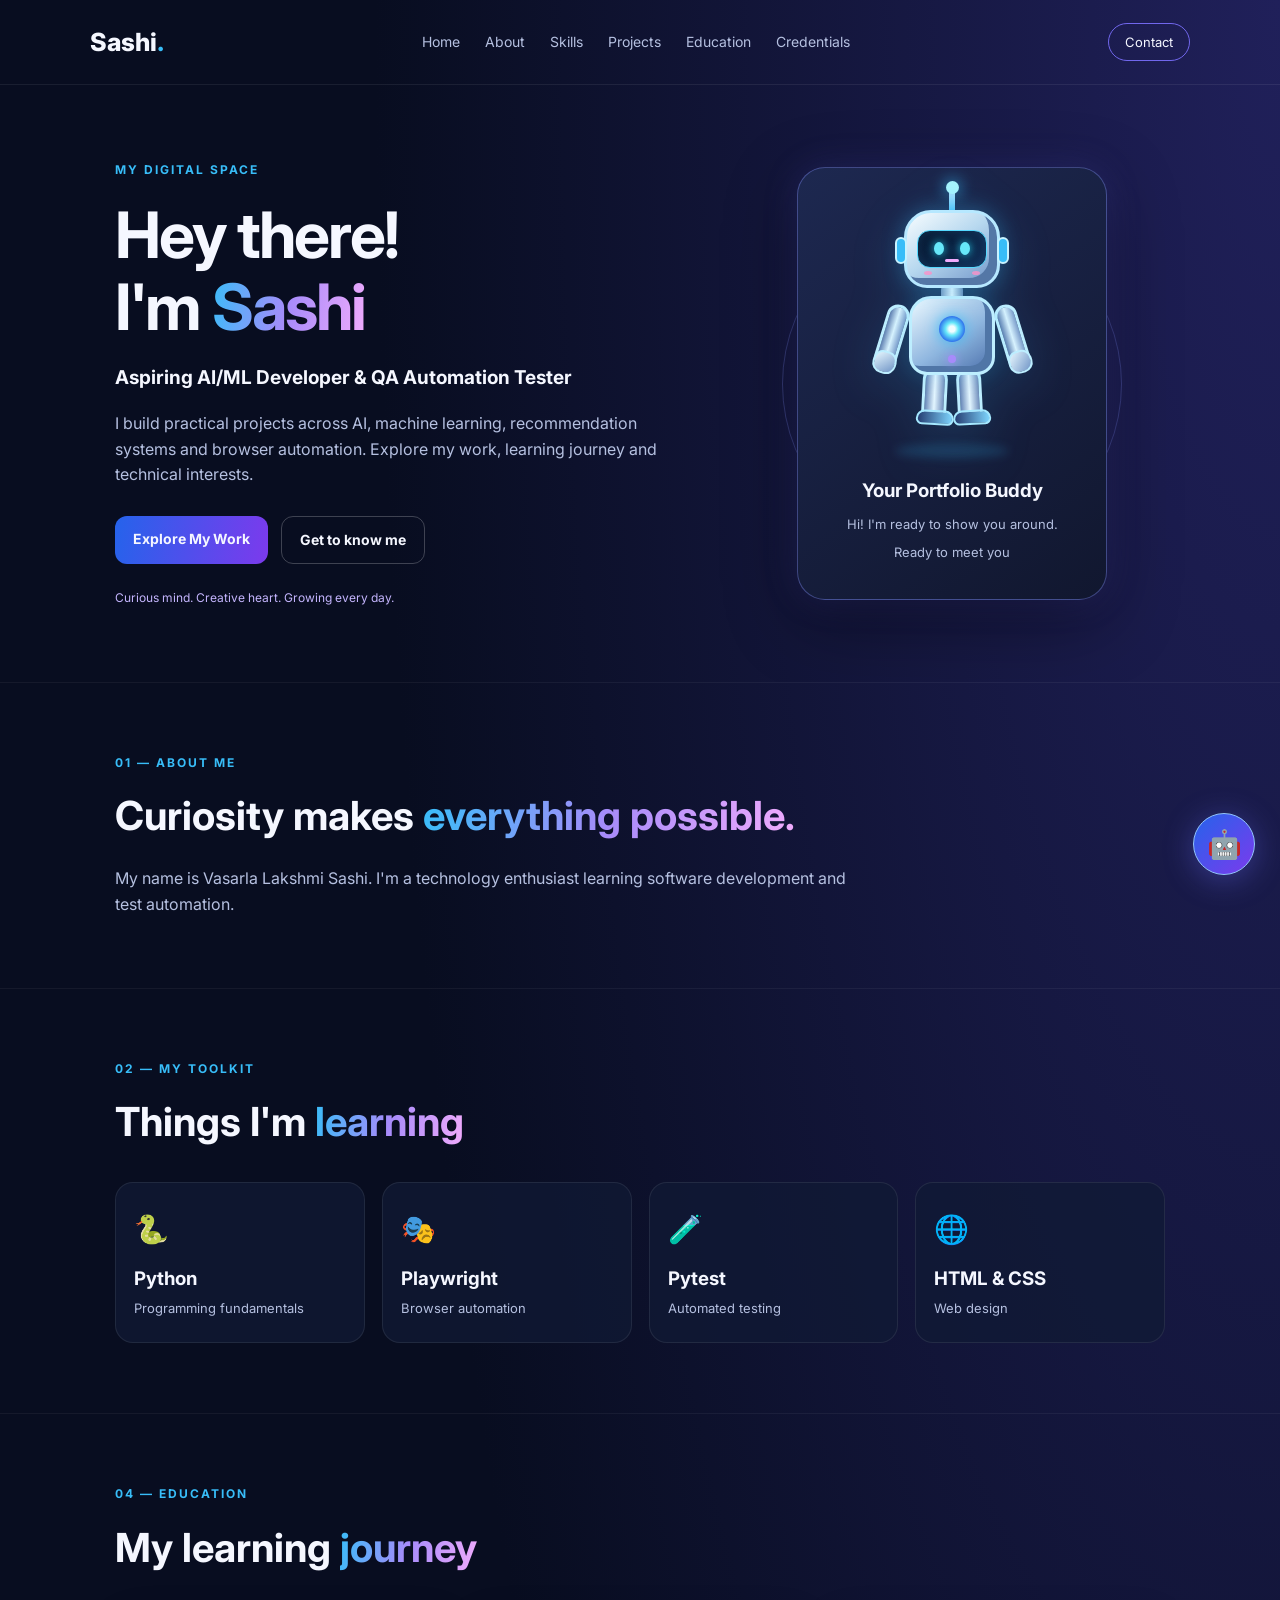
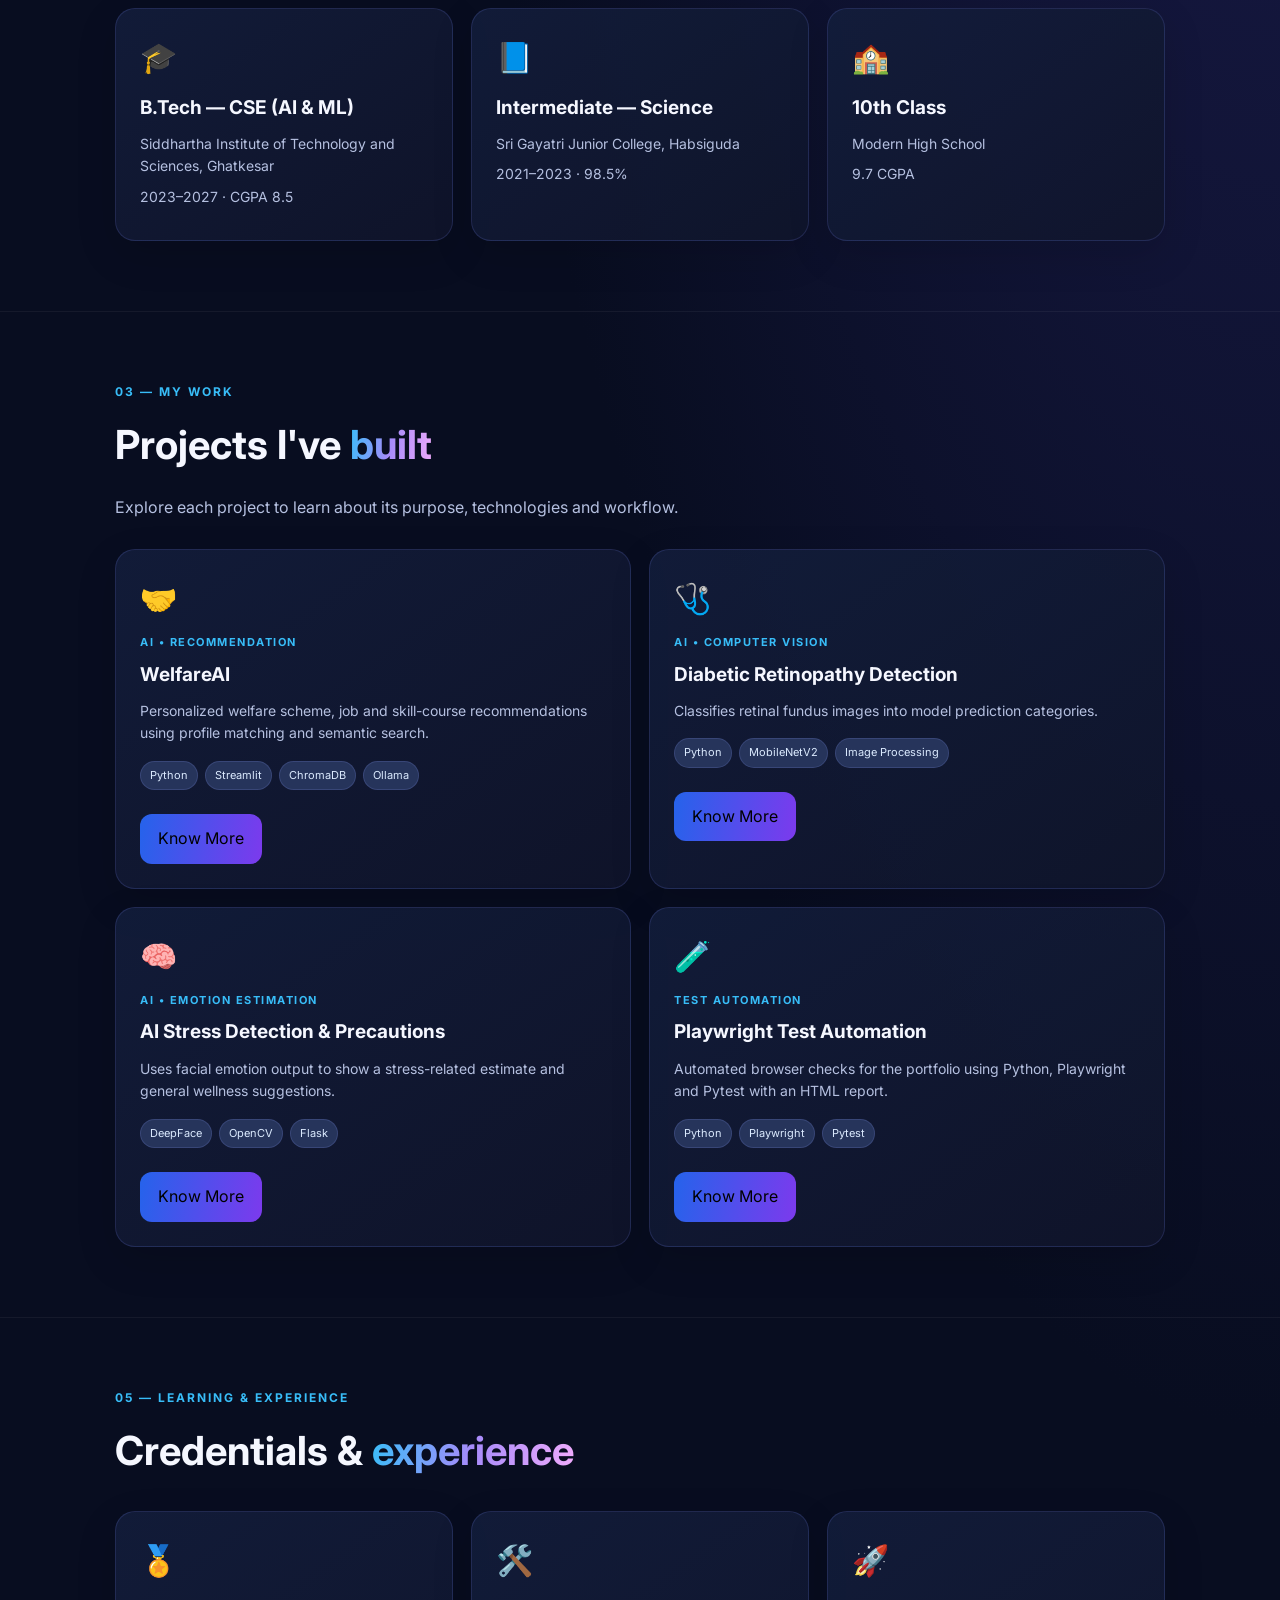
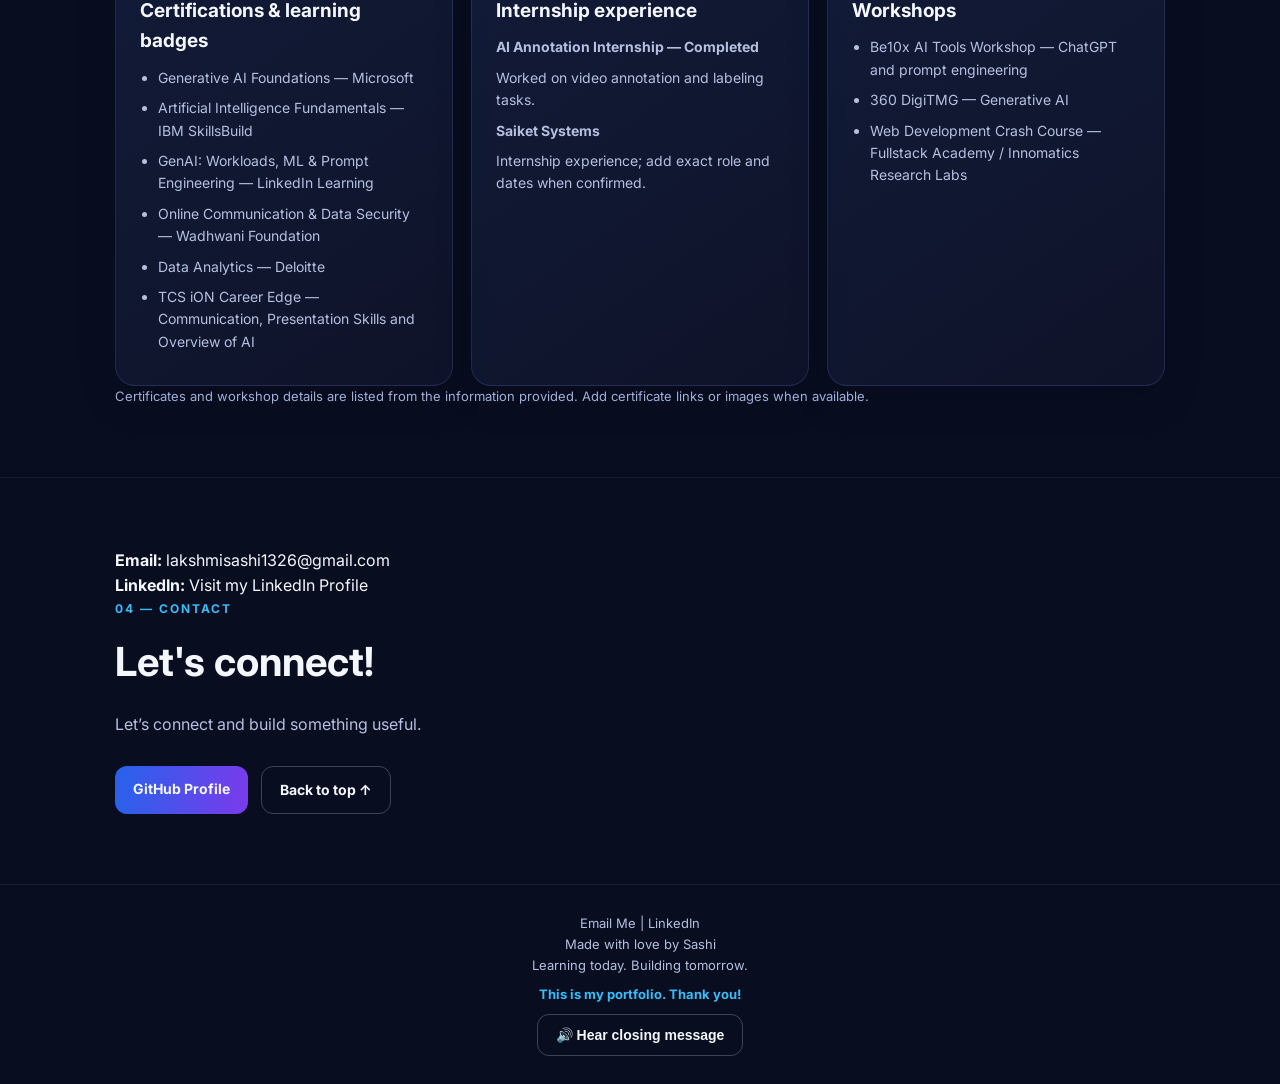
<file: index.html>
<!DOCTYPE html>
<html lang="en">
<head>
    <meta charset="UTF-8">
    <meta name="viewport" content="width=device-width, initial-scale=1.0">
    <meta name="description" content="Sashi's personal portfolio and Playwright automation projects">
    <title>Sashi | AI &amp; Tech Portfolio</title>
    <link rel="stylesheet" href="style.css">
</head>
<body>
    <nav class="navbar">
        <a class="logo" href="#home">Sashi<span>.</span></a>
        <div class="nav-links">
            <a href="#home">Home</a>
            <a href="#about">About</a>
            <a href="#skills">Skills</a>
            <a href="#projects">Projects</a>
            <a href="#education">Education</a>
            <a href="#credentials">Credentials</a>
        </div>
        <a class="contact-link" href="#contact">Contact</a>
    </nav>

    <main>
        <section class="hero" id="home">
            <div class="hero-text">
                <div class="tag">MY DIGITAL SPACE</div>
                <h1>Hey there!<br>I'm <span class="gradient-text">Sashi</span></h1>
                <h2>Aspiring AI/ML Developer &amp; QA Automation Tester</h2>
                <p class="intro">
                    I build practical projects across AI, machine learning, recommendation systems and browser automation. Explore my work, learning journey and technical interests.
                </p>
                <div class="hero-buttons">
                    <a class="primary-btn" href="#projects">Explore My Work</a>
                    <a class="secondary-btn" href="#about">Get to know me</a>
                </div>
                <p class="mini-note">Curious mind. Creative heart. Growing every day.</p>
            </div>

            <div class="robot-area">
                <div class="orbit orbit-one"></div>
                <div class="orbit orbit-two"></div>
                <div class="robot-card">
                    <div class="standing-robot robot-figure" aria-label="Cute standing robot presenter" role="img">
                        <div class="robot-antenna"><span></span></div>
                        <div class="robot-head">
                            <div class="robot-ear robot-ear-left"></div><div class="robot-ear robot-ear-right"></div>
                            <div class="robot-visor"><span class="robot-eye"></span><span class="robot-eye"></span><span class="robot-mouth"></span></div>
                            <div class="robot-cheek robot-cheek-left"></div><div class="robot-cheek robot-cheek-right"></div>
                        </div>
                        <div class="robot-neck"></div>
                        <div class="robot-torso"><span class="robot-core"></span><span class="robot-button-dot"></span></div>
                        <div class="robot-arm robot-arm-left"><span></span></div>
                        <div class="robot-arm robot-arm-right"><span></span></div>
                        <div class="robot-leg robot-leg-left"><span></span></div>
                        <div class="robot-leg robot-leg-right"><span></span></div>
                        <div class="robot-shadow"></div>
                    </div>
                    <h3>Your Portfolio Buddy</h3>
                    <p>Hi! I'm ready to show you around.</p>
                    <span class="robot-status">Ready to meet you</span>
                </div>
            </div>
        </section>

        <section class="section" id="about">
            <p class="section-tag">01 — ABOUT ME</p>
            <h2>Curiosity makes <span class="gradient-text">everything possible.</span></h2>
            <p class="section-text">
                My name is Vasarla Lakshmi Sashi. I'm a technology enthusiast
                learning software development and test automation.
            </p>
        </section>

        <section class="section" id="skills">
            <p class="section-tag">02 — MY TOOLKIT</p>
            <h2>Things I'm <span class="gradient-text">learning</span></h2>
            <div class="skills-grid">
                <div class="skill-card"><span>🐍</span><h3>Python</h3><p>Programming fundamentals</p></div>
                <div class="skill-card"><span>🎭</span><h3>Playwright</h3><p>Browser automation</p></div>
                <div class="skill-card"><span>🧪</span><h3>Pytest</h3><p>Automated testing</p></div>
                <div class="skill-card"><span>🌐</span><h3>HTML &amp; CSS</h3><p>Web design</p></div>
            </div>
        </section>

        <section class="section" id="education">
            <p class="section-tag">04 — EDUCATION</p>
            <h2>My learning <span class="gradient-text">journey</span></h2>
            <div class="info-grid">
                <article class="info-card"><span>🎓</span><h3>B.Tech — CSE (AI &amp; ML)</h3><p>Siddhartha Institute of Technology and Sciences, Ghatkesar</p><p>2023–2027 · CGPA 8.5</p></article>
                <article class="info-card"><span>📘</span><h3>Intermediate — Science</h3><p>Sri Gayatri Junior College, Habsiguda</p><p>2021–2023 · 98.5%</p></article>
                <article class="info-card"><span>🏫</span><h3>10th Class</h3><p>Modern High School</p><p>9.7 CGPA</p></article>
            </div>
        </section>

        <section class="section" id="projects">
            <p class="section-tag">03 — MY WORK</p>
            <h2>Projects I've <span class="gradient-text">built</span></h2>
            <p class="section-text">Explore each project to learn about its purpose, technologies and workflow.</p>
            <div class="projects-grid">
                <article class="project-tile"><div class="project-icon">🤝</div><p class="project-label">AI • RECOMMENDATION</p><h3>WelfareAI</h3><p>Personalized welfare scheme, job and skill-course recommendations using profile matching and semantic search.</p><div class="project-tags"><span>Python</span><span>Streamlit</span><span>ChromaDB</span><span>Ollama</span></div><button class="primary-btn know-more" data-project="welfare">Know More</button></article>
                <article class="project-tile"><div class="project-icon">🩺</div><p class="project-label">AI • COMPUTER VISION</p><h3>Diabetic Retinopathy Detection</h3><p>Classifies retinal fundus images into model prediction categories.</p><div class="project-tags"><span>Python</span><span>MobileNetV2</span><span>Image Processing</span></div><button class="primary-btn know-more" data-project="retina">Know More</button></article>
                <article class="project-tile"><div class="project-icon">🧠</div><p class="project-label">AI • EMOTION ESTIMATION</p><h3>AI Stress Detection &amp; Precautions</h3><p>Uses facial emotion output to show a stress-related estimate and general wellness suggestions.</p><div class="project-tags"><span>DeepFace</span><span>OpenCV</span><span>Flask</span></div><button class="primary-btn know-more" data-project="stress">Know More</button></article>
                <article class="project-tile"><div class="project-icon">🧪</div><p class="project-label">TEST AUTOMATION</p><h3>Playwright Test Automation</h3><p>Automated browser checks for the portfolio using Python, Playwright and Pytest with an HTML report.</p><div class="project-tags"><span>Python</span><span>Playwright</span><span>Pytest</span></div><button class="primary-btn know-more" data-project="playwright">Know More</button></article>
            </div>
            <div class="project-detail" id="projectDetail" hidden aria-live="polite"><button class="detail-close" id="detailClose" aria-label="Close project details">×</button><p class="section-tag" id="detailLabel">PROJECT DETAILS</p><h3 id="detailTitle"></h3><p id="detailDescription"></p><p><strong>Technologies:</strong> <span id="detailTech"></span></p><p class="detail-note" id="detailNote"></p></div>
        </section>

        <section class="section" id="credentials">
            <p class="section-tag">05 — LEARNING &amp; EXPERIENCE</p>
            <h2>Credentials &amp; <span class="gradient-text">experience</span></h2>
            <div class="info-grid">
                <article class="info-card"><span>🏅</span><h3>Certifications &amp; learning badges</h3><ul><li>Generative AI Foundations — Microsoft</li><li>Artificial Intelligence Fundamentals — IBM SkillsBuild</li><li>GenAI: Workloads, ML &amp; Prompt Engineering — LinkedIn Learning</li><li>Online Communication &amp; Data Security — Wadhwani Foundation</li><li>Data Analytics — Deloitte</li><li>TCS iON Career Edge — Communication, Presentation Skills and Overview of AI</li></ul></article>
                <article class="info-card"><span>🛠️</span><h3>Internship experience</h3><p><strong>AI Annotation Internship — Completed</strong></p><p>Worked on video annotation and labeling tasks.</p><p><strong>Saiket Systems</strong></p><p>Internship experience; add exact role and dates when confirmed.</p></article>
                <article class="info-card"><span>🚀</span><h3>Workshops</h3><ul><li>Be10x AI Tools Workshop — ChatGPT and prompt engineering</li><li>360 DigiTMG — Generative AI</li><li>Web Development Crash Course — Fullstack Academy / Innomatics Research Labs</li></ul></article>
            </div>
            <p class="detail-note">Certificates and workshop details are listed from the information provided. Add certificate links or images when available.</p>
        </section>

        <section class="section" id="contact">
            
<div class="contact-links">
  <p>
    <strong>Email:</strong>
    <a href="mailto:lakshmisashi1326@gmail.com">
      lakshmisashi1326@gmail.com
    </a>
  </p>

  <p>
    <strong>LinkedIn:</strong>
    <a
      href="https://www.linkedin.com/in/vasarla-lakshmi-sashi-053743358/"
      target="_blank"
      rel="noopener noreferrer"
    >
      Visit my LinkedIn Profile
    </a>
  </p>
</div>
            <p class="section-tag">04 — CONTACT</p>
            <h2>Let's connect!</h2>
            <p class="section-text">Let’s connect and build something useful.</p><div class="hero-buttons"><a class="primary-btn" href="https://github.com/vasarlalakshmisashi-bit" target="_blank" rel="noreferrer">GitHub Profile</a><a class="secondary-btn" href="#home">Back to top ↑</a></div>
        </section>
    </main>

    <footer>
        
<p>
  <a href="mailto:lakshmisashi1326@gmail.com">Email Me</a>
  |
  <a
    href="https://www.linkedin.com/in/vasarla-lakshmi-sashi-053743358/"
    target="_blank"
    rel="noopener noreferrer"
  >LinkedIn</a>
</p>
        <p>Made with love by Sashi</p>
        <p>Learning today. Building tomorrow.</p><p class="footer-thanks">This is my portfolio. Thank you!</p><button class="secondary-btn closing-voice-btn" id="closingVoiceButton" type="button">🔊 Hear closing message</button>
    </footer>

    <button class="chat-toggle" id="chatToggle" aria-label="Open portfolio robot">🤖</button>

    <aside class="chat-box voice-assistant" id="chatBox" hidden>
        <div class="chat-header">
            <div class="chat-avatar">🤖</div>
            <div class="assistant-heading">
                <strong>Portfolio Robot</strong>
                <small id="voiceStatus">Ready to talk</small>
            </div>
            <button class="chat-close" id="chatClose" aria-label="Close robot">×</button>
        </div>

        <div class="voice-robot robot-figure" id="voiceRobot" aria-label="Animated standing robot" role="img">
            <div class="robot-antenna"><span></span></div>
            <div class="robot-head">
                <div class="robot-ear robot-ear-left"></div><div class="robot-ear robot-ear-right"></div>
                <div class="robot-visor"><span class="robot-eye"></span><span class="robot-eye"></span><span class="robot-mouth"></span></div>
                <div class="robot-cheek robot-cheek-left"></div><div class="robot-cheek robot-cheek-right"></div>
            </div>
            <div class="robot-neck"></div>
            <div class="robot-torso"><span class="robot-core"></span><span class="robot-button-dot"></span></div>
            <div class="robot-arm robot-arm-left"><span></span></div>
            <div class="robot-arm robot-arm-right"><span></span></div>
            <div class="robot-leg robot-leg-left"><span></span></div>
            <div class="robot-leg robot-leg-right"><span></span></div>
            <div class="robot-shadow"></div>
            <span id="speakingIndicator">💙</span>
        </div>

        <p class="voice-hint">Type a question. I'll answer aloud!</p>
        <button class="voice-enable" id="voiceEnable" type="button" hidden>Enable Robot Voice</button>

        <form class="voice-form" id="voiceForm">
            <input id="voiceQuestion" type="text" placeholder="Ask about Sashi..." autocomplete="off" required>
            <button type="submit" aria-label="Ask robot">➤</button>
        </form>
    </aside>

    <script src="script.js"></script>
</body>
</html>
</file>
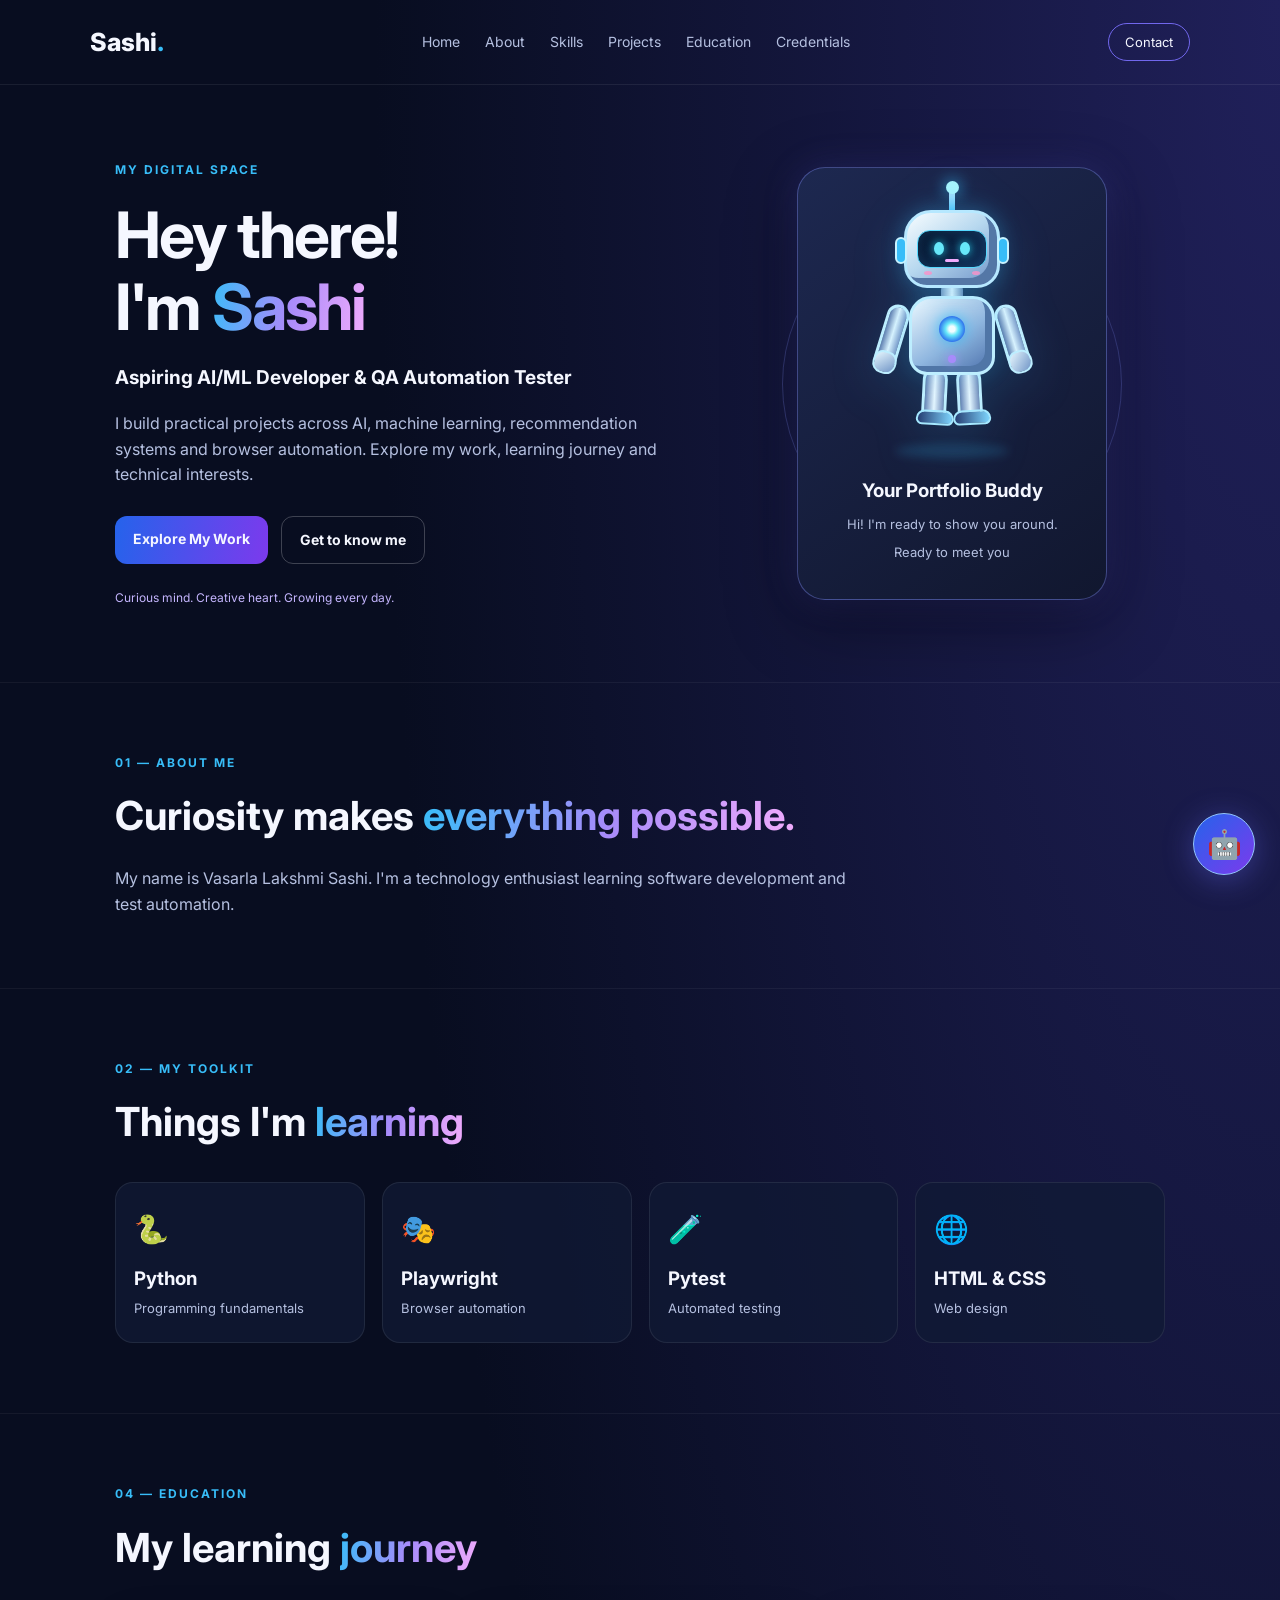
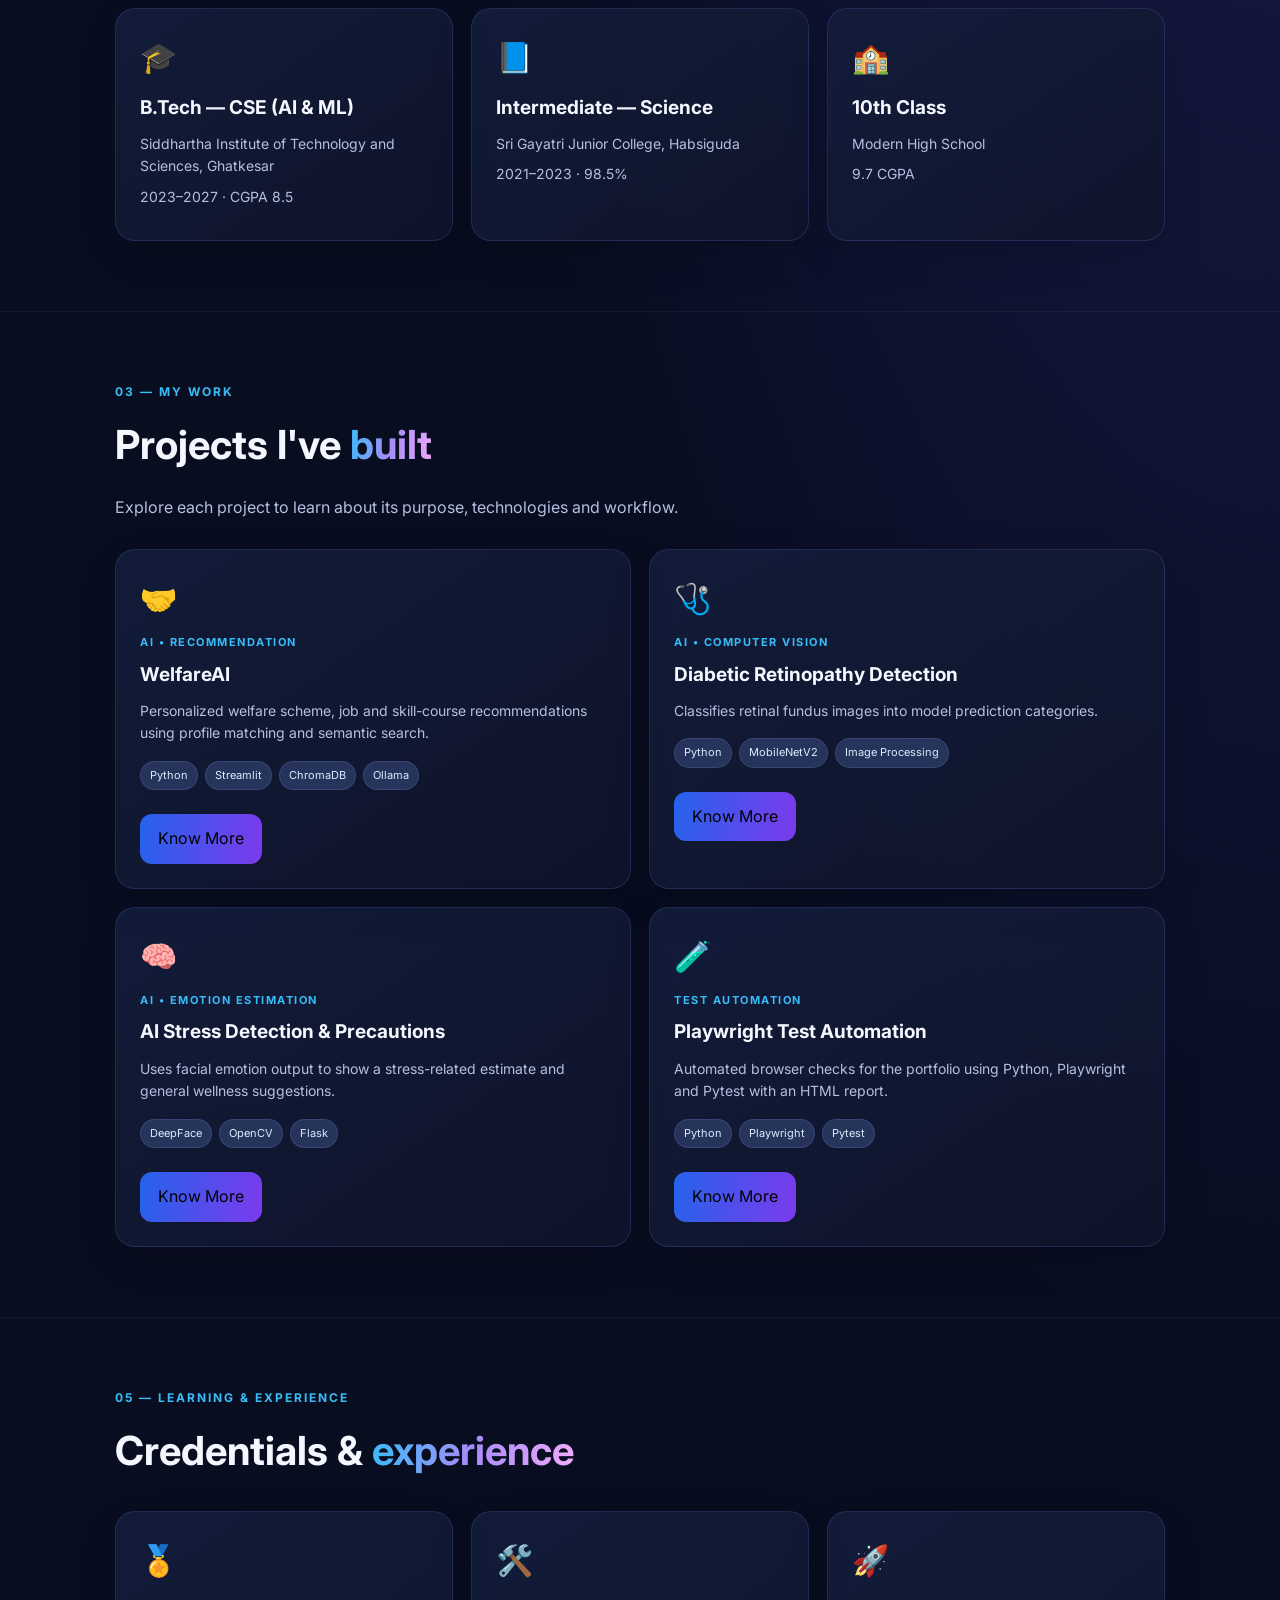
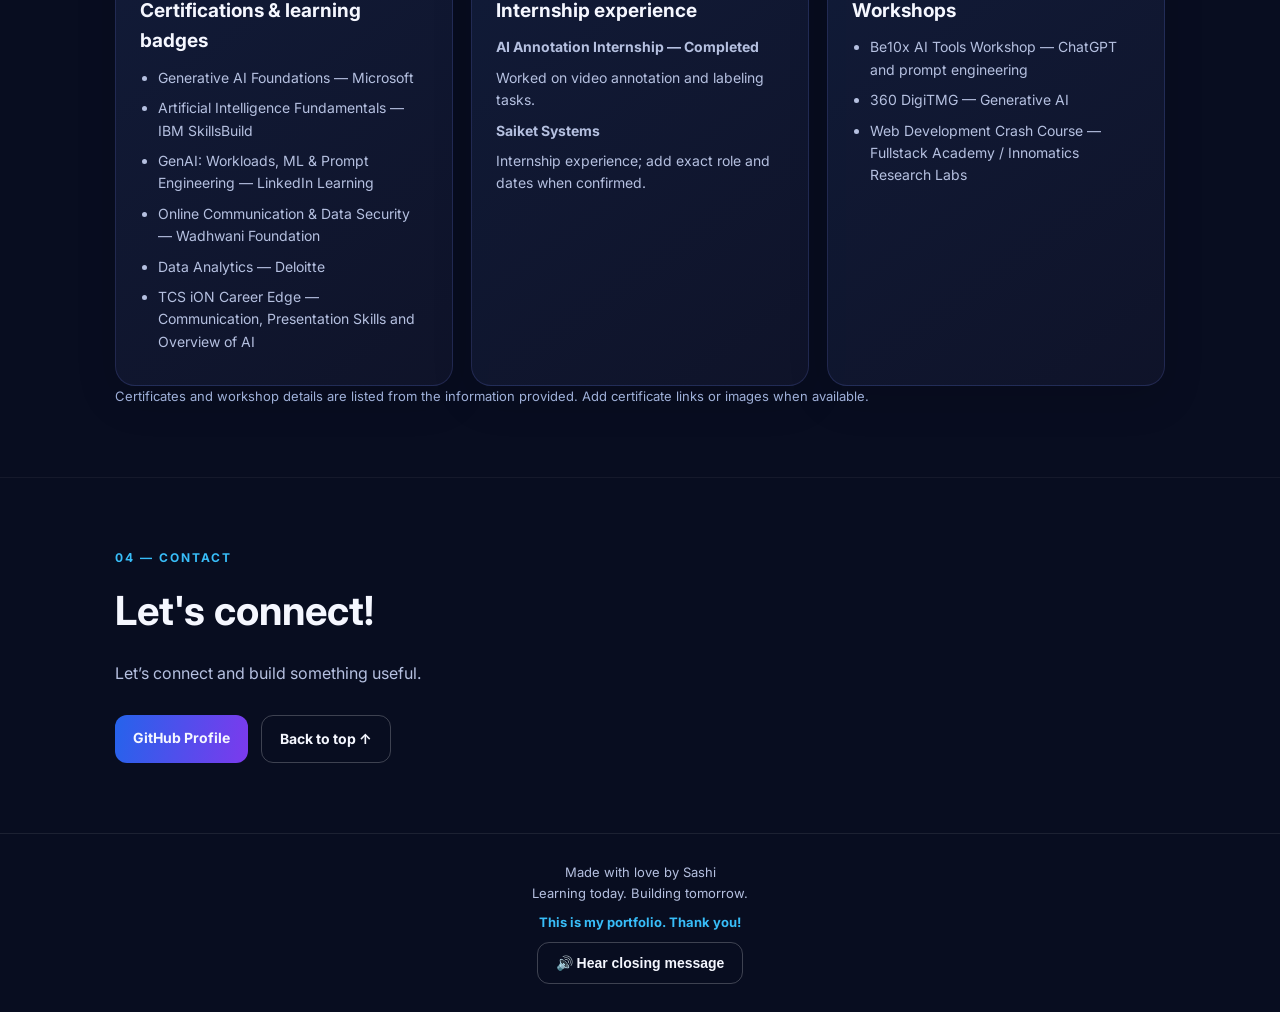
<file: app/index copy.html>
<!DOCTYPE html>
<html lang="en">
<head>
    <meta charset="UTF-8">
    <meta name="viewport" content="width=device-width, initial-scale=1.0">
    <meta name="description" content="Sashi's personal portfolio and Playwright automation projects">
    <title>Sashi | AI &amp; Tech Portfolio</title>
    <link rel="stylesheet" href="style.css">
</head>
<body>
    <nav class="navbar">
        <a class="logo" href="#home">Sashi<span>.</span></a>
        <div class="nav-links">
            <a href="#home">Home</a>
            <a href="#about">About</a>
            <a href="#skills">Skills</a>
            <a href="#projects">Projects</a>
            <a href="#education">Education</a>
            <a href="#credentials">Credentials</a>
        </div>
        <a class="contact-link" href="#contact">Contact</a>
    </nav>

    <main>
        <section class="hero" id="home">
            <div class="hero-text">
                <div class="tag">MY DIGITAL SPACE</div>
                <h1>Hey there!<br>I'm <span class="gradient-text">Sashi</span></h1>
                <h2>Aspiring AI/ML Developer &amp; QA Automation Tester</h2>
                <p class="intro">
                    I build practical projects across AI, machine learning, recommendation systems and browser automation. Explore my work, learning journey and technical interests.
                </p>
                <div class="hero-buttons">
                    <a class="primary-btn" href="#projects">Explore My Work</a>
                    <a class="secondary-btn" href="#about">Get to know me</a>
                </div>
                <p class="mini-note">Curious mind. Creative heart. Growing every day.</p>
            </div>

            <div class="robot-area">
                <div class="orbit orbit-one"></div>
                <div class="orbit orbit-two"></div>
                <div class="robot-card">
                    <div class="standing-robot robot-figure" aria-label="Cute standing robot presenter" role="img">
                        <div class="robot-antenna"><span></span></div>
                        <div class="robot-head">
                            <div class="robot-ear robot-ear-left"></div><div class="robot-ear robot-ear-right"></div>
                            <div class="robot-visor"><span class="robot-eye"></span><span class="robot-eye"></span><span class="robot-mouth"></span></div>
                            <div class="robot-cheek robot-cheek-left"></div><div class="robot-cheek robot-cheek-right"></div>
                        </div>
                        <div class="robot-neck"></div>
                        <div class="robot-torso"><span class="robot-core"></span><span class="robot-button-dot"></span></div>
                        <div class="robot-arm robot-arm-left"><span></span></div>
                        <div class="robot-arm robot-arm-right"><span></span></div>
                        <div class="robot-leg robot-leg-left"><span></span></div>
                        <div class="robot-leg robot-leg-right"><span></span></div>
                        <div class="robot-shadow"></div>
                    </div>
                    <h3>Your Portfolio Buddy</h3>
                    <p>Hi! I'm ready to show you around.</p>
                    <span class="robot-status">Ready to meet you</span>
                </div>
            </div>
        </section>

        <section class="section" id="about">
            <p class="section-tag">01 — ABOUT ME</p>
            <h2>Curiosity makes <span class="gradient-text">everything possible.</span></h2>
            <p class="section-text">
                My name is Vasarla Lakshmi Sashi. I'm a technology enthusiast
                learning software development and test automation.
            </p>
        </section>

        <section class="section" id="skills">
            <p class="section-tag">02 — MY TOOLKIT</p>
            <h2>Things I'm <span class="gradient-text">learning</span></h2>
            <div class="skills-grid">
                <div class="skill-card"><span>🐍</span><h3>Python</h3><p>Programming fundamentals</p></div>
                <div class="skill-card"><span>🎭</span><h3>Playwright</h3><p>Browser automation</p></div>
                <div class="skill-card"><span>🧪</span><h3>Pytest</h3><p>Automated testing</p></div>
                <div class="skill-card"><span>🌐</span><h3>HTML &amp; CSS</h3><p>Web design</p></div>
            </div>
        </section>

        <section class="section" id="education">
            <p class="section-tag">04 — EDUCATION</p>
            <h2>My learning <span class="gradient-text">journey</span></h2>
            <div class="info-grid">
                <article class="info-card"><span>🎓</span><h3>B.Tech — CSE (AI &amp; ML)</h3><p>Siddhartha Institute of Technology and Sciences, Ghatkesar</p><p>2023–2027 · CGPA 8.5</p></article>
                <article class="info-card"><span>📘</span><h3>Intermediate — Science</h3><p>Sri Gayatri Junior College, Habsiguda</p><p>2021–2023 · 98.5%</p></article>
                <article class="info-card"><span>🏫</span><h3>10th Class</h3><p>Modern High School</p><p>9.7 CGPA</p></article>
            </div>
        </section>

        <section class="section" id="projects">
            <p class="section-tag">03 — MY WORK</p>
            <h2>Projects I've <span class="gradient-text">built</span></h2>
            <p class="section-text">Explore each project to learn about its purpose, technologies and workflow.</p>
            <div class="projects-grid">
                <article class="project-tile"><div class="project-icon">🤝</div><p class="project-label">AI • RECOMMENDATION</p><h3>WelfareAI</h3><p>Personalized welfare scheme, job and skill-course recommendations using profile matching and semantic search.</p><div class="project-tags"><span>Python</span><span>Streamlit</span><span>ChromaDB</span><span>Ollama</span></div><button class="primary-btn know-more" data-project="welfare">Know More</button></article>
                <article class="project-tile"><div class="project-icon">🩺</div><p class="project-label">AI • COMPUTER VISION</p><h3>Diabetic Retinopathy Detection</h3><p>Classifies retinal fundus images into model prediction categories.</p><div class="project-tags"><span>Python</span><span>MobileNetV2</span><span>Image Processing</span></div><button class="primary-btn know-more" data-project="retina">Know More</button></article>
                <article class="project-tile"><div class="project-icon">🧠</div><p class="project-label">AI • EMOTION ESTIMATION</p><h3>AI Stress Detection &amp; Precautions</h3><p>Uses facial emotion output to show a stress-related estimate and general wellness suggestions.</p><div class="project-tags"><span>DeepFace</span><span>OpenCV</span><span>Flask</span></div><button class="primary-btn know-more" data-project="stress">Know More</button></article>
                <article class="project-tile"><div class="project-icon">🧪</div><p class="project-label">TEST AUTOMATION</p><h3>Playwright Test Automation</h3><p>Automated browser checks for the portfolio using Python, Playwright and Pytest with an HTML report.</p><div class="project-tags"><span>Python</span><span>Playwright</span><span>Pytest</span></div><button class="primary-btn know-more" data-project="playwright">Know More</button></article>
            </div>
            <div class="project-detail" id="projectDetail" hidden aria-live="polite"><button class="detail-close" id="detailClose" aria-label="Close project details">×</button><p class="section-tag" id="detailLabel">PROJECT DETAILS</p><h3 id="detailTitle"></h3><p id="detailDescription"></p><p><strong>Technologies:</strong> <span id="detailTech"></span></p><p class="detail-note" id="detailNote"></p></div>
        </section>

        <section class="section" id="credentials">
            <p class="section-tag">05 — LEARNING &amp; EXPERIENCE</p>
            <h2>Credentials &amp; <span class="gradient-text">experience</span></h2>
            <div class="info-grid">
                <article class="info-card"><span>🏅</span><h3>Certifications &amp; learning badges</h3><ul><li>Generative AI Foundations — Microsoft</li><li>Artificial Intelligence Fundamentals — IBM SkillsBuild</li><li>GenAI: Workloads, ML &amp; Prompt Engineering — LinkedIn Learning</li><li>Online Communication &amp; Data Security — Wadhwani Foundation</li><li>Data Analytics — Deloitte</li><li>TCS iON Career Edge — Communication, Presentation Skills and Overview of AI</li></ul></article>
                <article class="info-card"><span>🛠️</span><h3>Internship experience</h3><p><strong>AI Annotation Internship — Completed</strong></p><p>Worked on video annotation and labeling tasks.</p><p><strong>Saiket Systems</strong></p><p>Internship experience; add exact role and dates when confirmed.</p></article>
                <article class="info-card"><span>🚀</span><h3>Workshops</h3><ul><li>Be10x AI Tools Workshop — ChatGPT and prompt engineering</li><li>360 DigiTMG — Generative AI</li><li>Web Development Crash Course — Fullstack Academy / Innomatics Research Labs</li></ul></article>
            </div>
            <p class="detail-note">Certificates and workshop details are listed from the information provided. Add certificate links or images when available.</p>
        </section>

        <section class="section" id="contact">
            <p class="section-tag">04 — CONTACT</p>
            <h2>Let's connect!</h2>
            <p class="section-text">Let’s connect and build something useful.</p><div class="hero-buttons"><a class="primary-btn" href="https://github.com/vasarlalakshmisashi-bit" target="_blank" rel="noreferrer">GitHub Profile</a><a class="secondary-btn" href="#home">Back to top ↑</a></div>
        </section>
    </main>

    <footer>
        <p>Made with love by Sashi</p>
        <p>Learning today. Building tomorrow.</p><p class="footer-thanks">This is my portfolio. Thank you!</p><button class="secondary-btn closing-voice-btn" id="closingVoiceButton" type="button">🔊 Hear closing message</button>
    </footer>

    <button class="chat-toggle" id="chatToggle" aria-label="Open portfolio robot">🤖</button>

    <aside class="chat-box voice-assistant" id="chatBox" hidden>
        <div class="chat-header">
            <div class="chat-avatar">🤖</div>
            <div class="assistant-heading">
                <strong>Portfolio Robot</strong>
                <small id="voiceStatus">Ready to talk</small>
            </div>
            <button class="chat-close" id="chatClose" aria-label="Close robot">×</button>
        </div>

        <div class="voice-robot robot-figure" id="voiceRobot" aria-label="Animated standing robot" role="img">
            <div class="robot-antenna"><span></span></div>
            <div class="robot-head">
                <div class="robot-ear robot-ear-left"></div><div class="robot-ear robot-ear-right"></div>
                <div class="robot-visor"><span class="robot-eye"></span><span class="robot-eye"></span><span class="robot-mouth"></span></div>
                <div class="robot-cheek robot-cheek-left"></div><div class="robot-cheek robot-cheek-right"></div>
            </div>
            <div class="robot-neck"></div>
            <div class="robot-torso"><span class="robot-core"></span><span class="robot-button-dot"></span></div>
            <div class="robot-arm robot-arm-left"><span></span></div>
            <div class="robot-arm robot-arm-right"><span></span></div>
            <div class="robot-leg robot-leg-left"><span></span></div>
            <div class="robot-leg robot-leg-right"><span></span></div>
            <div class="robot-shadow"></div>
            <span id="speakingIndicator">💙</span>
        </div>

        <p class="voice-hint">Type a question. I'll answer aloud!</p>
        <button class="voice-enable" id="voiceEnable" type="button" hidden>Enable Robot Voice</button>

        <form class="voice-form" id="voiceForm">
            <input id="voiceQuestion" type="text" placeholder="Ask about Sashi..." autocomplete="off" required>
            <button type="submit" aria-label="Ask robot">➤</button>
        </form>
    </aside>

    <script src="script.js"></script>
</body>
</html>
</file>
<file: style.css>
@import url('https://fonts.googleapis.com/css2?family=Inter:wght@400;500;600;700;800&display=swap');

:root {
    --bg: #080d20;
    --panel: #111a35;
    --text: #f5f7ff;
    --muted: #b5c0e0;
    --blue: #38bdf8;
    --purple: #a78bfa;
}

* {
    box-sizing: border-box;
    margin: 0;
    padding: 0;
}

html {
    scroll-behavior: smooth;
}

body {
    font-family: 'Inter', Arial, sans-serif;
    background: radial-gradient(ellipse at top right, #20205a 0%, var(--bg) 50%);
    color: var(--text);
    line-height: 1.6;
    min-height: 100vh;
}

a {
    color: inherit;
    text-decoration: none;
}

.navbar {
    display: flex;
    justify-content: space-between;
    align-items: center;
    gap: 20px;
    padding: 22px 7%;
    border-bottom: 1px solid #ffffff12;
}

.logo {
    font-size: 25px;
    font-weight: 800;
}

.logo span {
    color: var(--blue);
}

.nav-links {
    display: flex;
    gap: 25px;
    color: var(--muted);
    font-size: 14px;
}

.nav-links a:hover,
.contact-link:hover {
    color: var(--blue);
}

.contact-link {
    border: 1px solid #7167ed;
    border-radius: 30px;
    padding: 8px 16px;
    font-size: 13px;
}

.hero {
    min-height: 570px;
    display: grid;
    grid-template-columns: 1.15fr 0.85fr;
    align-items: center;
    gap: 50px;
    padding: 75px 9%;
    overflow: hidden;
}

.tag,
.section-tag,
.project-label {
    color: var(--blue);
    font-size: 12px;
    letter-spacing: 2px;
    font-weight: 700;
}

.hero h1 {
    font-size: clamp(42px, 5vw, 68px);
    line-height: 1.12;
    margin: 20px 0;
    letter-spacing: -2px;
}

.gradient-text {
    background: linear-gradient(100deg, var(--blue), var(--purple), #f0abfc);
    background-clip: text;
    -webkit-background-clip: text;
    color: transparent;
}

.hero h2 {
    font-size: 19px;
    margin-bottom: 18px;
}

.intro,
.section-text {
    color: var(--muted);
    max-width: 570px;
}

.hero-buttons {
    display: flex;
    flex-wrap: wrap;
    gap: 13px;
    margin-top: 28px;
}

.primary-btn,
.secondary-btn {
    padding: 12px 18px;
    border-radius: 12px;
    font-size: 14px;
    font-weight: 700;
}

.primary-btn {
    background: linear-gradient(100deg, #2563eb, #7c3aed);
}

.secondary-btn {
    border: 1px solid #ffffff38;
}

.mini-note {
    color: #c4b5fd;
    font-size: 12px;
    margin-top: 24px;
}

.robot-area {
    min-height: 350px;
    display: grid;
    place-items: center;
    position: relative;
}

.robot-card {
    position: relative;
    z-index: 1;
    width: min(310px, 100%);
    text-align: center;
    padding: 35px 25px;
    background: linear-gradient(145deg, #1d2850, #11172f);
    border: 1px solid #818cf866;
    border-radius: 28px;
    box-shadow: 0 20px 70px #0006, 0 0 35px #6366f133;
    animation: float 4s ease-in-out infinite;
}

.robot-face {
    font-size: 95px;
    line-height: 1.5;
    filter: drop-shadow(0 0 18px #38bdf855);
}

.robot-card h3 {
    margin: 8px 0;
}

.robot-card p,
.robot-status {
    color: var(--muted);
    font-size: 13px;
}

.orbit {
    position: absolute;
    border: 1px solid #818cf84a;
    border-radius: 50%;
    width: 340px;
    height: 340px;
}

.orbit-two {
    width: 285px;
    height: 285px;
    border-color: #38bdf84a;
}

@keyframes float {
    0%, 100% { transform: translateY(0); }
    50% { transform: translateY(-9px); }
}

.section {
    padding: 70px 9%;
    border-top: 1px solid #ffffff0d;
}

.section h2 {
    font-size: clamp(27px, 3.4vw, 40px);
    margin: 12px 0 18px;
}

.section-text {
    max-width: 760px;
}

.skills-grid {
    display: grid;
    grid-template-columns: repeat(4, 1fr);
    gap: 17px;
    margin-top: 28px;
}

.skill-card {
    padding: 24px 18px;
    border: 1px solid #ffffff14;
    background: #111a35bd;
    border-radius: 18px;
    transition: transform 0.2s, border-color 0.2s;
}

.skill-card:hover {
    transform: translateY(-5px);
    border-color: #818cf8;
}

.skill-card span {
    font-size: 28px;
}

.skill-card h3 {
    margin: 12px 0 4px;
}

.skill-card p {
    font-size: 13px;
    color: var(--muted);
}

.project-card {
    display: flex;
    gap: 20px;
    align-items: flex-start;
    margin-top: 25px;
    padding: 27px;
    background: #111a35bd;
    border: 1px solid #ffffff18;
    border-radius: 20px;
}

.project-icon {
    font-size: 38px;
}

.project-label {
    font-size: 10px;
}

.project-content h3 {
    margin: 8px 0;
}

.project-content > p:not(.project-label) {
    color: var(--muted);
}

.project-tags {
    display: flex;
    flex-wrap: wrap;
    gap: 8px;
    margin-top: 16px;
}

.project-tags span {
    color: #c4b5fd;
    background: #6d28d922;
    border: 1px solid #8b5cf644;
    border-radius: 20px;
    padding: 4px 10px;
    font-size: 12px;
}

footer {
    padding: 28px 7%;
    text-align: center;
    border-top: 1px solid #ffffff15;
    color: var(--muted);
    font-size: 13px;
}

.chat-toggle {
    position: fixed;
    right: 25px;
    bottom: 25px;
    z-index: 1000;
    width: 62px;
    height: 62px;
    border: 1px solid #93c5fd;
    border-radius: 50%;
    color: white;
    font-size: 28px;
    cursor: pointer;
    background: linear-gradient(135deg, #2563eb, #7c3aed);
    box-shadow: 0 5px 30px #6366f166;
}

.chat-box {
    position: fixed;
    z-index: 999;
    right: 25px;
    bottom: 100px;
    width: min(360px, calc(100vw - 32px));
    border-radius: 22px;
    overflow: hidden;
    background: #0c1430;
    border: 1px solid #818cf866;
    box-shadow: 0 20px 70px #0009;
}

.chat-box[hidden] {
    display: none !important;
}

.chat-header {
    display: flex;
    align-items: center;
    gap: 11px;
    padding: 15px;
    background: linear-gradient(100deg, #172554, #3b0764);
}

.chat-avatar {
    font-size: 30px;
}

.assistant-heading {
    display: flex;
    flex-direction: column;
    flex: 1;
}

.assistant-heading small {
    color: #c7d2fe;
    font-size: 11px;
}

.chat-close {
    border: 0;
    background: transparent;
    color: white;
    font-size: 26px;
    cursor: pointer;
}

.voice-robot {
    width: 110px;
    height: 110px;
    margin: 24px auto 12px;
    border-radius: 50%;
    display: flex;
    align-items: center;
    justify-content: center;
    font-size: 54px;
    background: radial-gradient(circle, #263d88, #10152f);
    border: 2px solid var(--blue);
    box-shadow: 0 0 28px #4338ca66;
    position: relative;
}

#speakingIndicator {
    font-size: 18px;
    position: absolute;
    right: -4px;
    bottom: 8px;
}

.voice-robot.speaking {
    animation: robot-talk 0.55s ease-in-out infinite alternate;
    box-shadow: 0 0 34px #38bdf899;
}

@keyframes robot-talk {
    from { transform: translateY(0) scale(1); }
    to { transform: translateY(-5px) scale(1.04); }
}

.voice-hint {
    text-align: center;
    font-size: 13px;
    color: #c7d2fe;
    margin: 12px;
}

.voice-enable {
    display: block;
    width: calc(100% - 32px);
    margin: 14px 16px;
    padding: 11px;
    border: 1px solid #818cf8;
    border-radius: 12px;
    color: white;
    background: linear-gradient(100deg, #2563eb, #7c3aed);
    cursor: pointer;
}

.voice-form {
    display: flex;
    gap: 8px;
    padding: 12px;
}

.voice-form input {
    min-width: 0;
    flex: 1;
    padding: 12px;
    border: 1px solid #6366f1;
    border-radius: 12px;
    background: #101a3a;
    color: white;
    outline: none;
}

.voice-form input::placeholder {
    color: #a5b4fc;
}

.voice-form button {
    width: 44px;
    border: none;
    border-radius: 12px;
    background: #4f46e5;
    color: white;
    font-size: 20px;
    cursor: pointer;
}

@media (max-width: 800px) {
    .hero {
        grid-template-columns: 1fr;
        padding-top: 55px;
    }

    .robot-area {
        min-height: 330px;
    }

    .skills-grid {
        grid-template-columns: repeat(2, 1fr);
    }

    .nav-links {
        gap: 12px;
    }
}

@media (max-width: 480px) {
    .navbar {
        padding: 16px 5%;
        flex-wrap: wrap;
    }

    .nav-links {
        order: 3;
        width: 100%;
        justify-content: space-between;
    }

    .contact-link {
        padding: 6px 11px;
    }

    .hero,
    .section {
        padding-left: 6%;
        padding-right: 6%;
    }

    .skills-grid {
        grid-template-columns: 1fr 1fr;
        gap: 10px;
    }

    .project-card {
        padding: 18px;
        flex-direction: column;
    }
}

@media (prefers-reduced-motion: reduce) {
    *, *::before, *::after {
        animation-duration: 0.01ms !important;
        scroll-behavior: auto !important;
    }
}
/* Portfolio expansion: projects, education and credentials */
.info-grid,.projects-grid{display:grid;grid-template-columns:repeat(3,minmax(0,1fr));gap:18px;margin-top:28px}
.projects-grid{grid-template-columns:repeat(2,minmax(0,1fr))}
.info-card,.project-tile{background:linear-gradient(145deg,#131e3cdd,#10152bdd);border:1px solid #7c8bff2b;border-radius:20px;padding:24px;box-shadow:0 14px 40px #0002;transition:transform .25s,border-color .25s}
.info-card:hover,.project-tile:hover{transform:translateY(-4px);border-color:#38bdf888}
.info-card>span,.project-icon{font-size:30px;display:block;margin-bottom:12px}
.info-card h3,.project-tile h3{margin:5px 0 10px;font-size:19px}
.info-card p,.project-tile p{color:var(--muted);font-size:14px;margin:8px 0}
.info-card ul{padding-left:18px;color:var(--muted);font-size:14px}
.info-card li{margin:8px 0}
.project-tile .project-label{font-size:11px;letter-spacing:1.5px;color:var(--blue);font-weight:700}
.project-tags{display:flex;flex-wrap:wrap;gap:7px;margin:16px 0}
.project-tags span{font-size:11px;color:#dbeafe;background:#26345b;border:1px solid #8da2ff2b;padding:5px 9px;border-radius:30px}
.know-more{border:0;cursor:pointer;font:inherit;margin-top:8px}
.project-detail{position:relative;margin-top:24px;padding:28px;border:1px solid #38bdf866;border-radius:20px;background:#111a35;box-shadow:0 0 35px #38bdf814}
.project-detail h3{font-size:24px;margin:8px 0 12px}.project-detail p{color:var(--muted);margin:10px 0}.project-detail strong{color:var(--text)}
.detail-close{position:absolute;right:14px;top:10px;border:0;background:transparent;color:var(--text);font-size:28px;cursor:pointer}
.detail-note{font-size:13px;color:#9fb0d9!important}.footer-thanks{color:var(--blue);font-weight:700;margin-top:8px}
[hidden]{display:none!important}
@media(max-width:850px){.info-grid{grid-template-columns:repeat(2,minmax(0,1fr))}.nav-links{flex-wrap:wrap}}
@media(max-width:600px){.info-grid,.projects-grid{grid-template-columns:1fr}.project-detail{padding:22px 18px}.info-card,.project-tile{padding:20px}}


/* === Animated full-body robot presenter === */
.robot-card { overflow: visible; padding-top: 20px; }
.robot-card .standing-robot { margin: 0 auto 18px; }
.standing-robot {
    position: relative;
    width: 220px;
    height: 270px;
    margin: 0 auto;
    isolation: isolate;
    animation: robot-idle 3.6s ease-in-out infinite;
    filter: drop-shadow(0 12px 22px #38bdf82b);
}
.robot-antenna {
    position:absolute; left:calc(50% - 3px); top:0; width:6px; height:27px;
    border-radius:8px; background:linear-gradient(#e0f2fe,#38bdf8); z-index:3;
}
.robot-antenna span {
    position:absolute; width:13px; height:13px; left:-3.5px; top:-7px; border-radius:50%;
    background:#a5f3fc; box-shadow:0 0 16px #38bdf8; animation:antenna-pulse 1.8s infinite;
}
.robot-head {
    position:absolute; z-index:4; top:22px; left:calc(50% - 48px); width:96px; height:78px;
    border:3px solid #b6e8ff; border-radius:27px 27px 23px 23px;
    background:linear-gradient(145deg,#f8fdff 0%,#b7d8ef 46%,#6c91c6 100%);
    box-shadow:inset -8px -7px 0 #5477a6, 0 0 22px #38bdf84d;
}
.robot-ear { position:absolute; top:24px; width:12px; height:27px; border-radius:6px; background:#38bdf8; border:2px solid #c8f3ff; }
.robot-ear-left { left:-12px; } .robot-ear-right { right:-12px; }
.robot-visor {
    position:absolute; left:10px; right:10px; top:17px; height:38px; border-radius:13px;
    background:linear-gradient(135deg,#07152d,#102b54); border:1px solid #55d9ff;
    display:flex; align-items:center; justify-content:space-evenly; box-shadow:inset 0 0 13px #38bdf82b;
}
.robot-eye { width:10px; height:13px; border-radius:50%; background:#67e8f9; box-shadow:0 0 10px #22d3ee; }
.robot-mouth { position:absolute; width:14px; height:3px; bottom:5px; left:calc(50% - 7px); border-radius:8px; background:#f0abfc; }
.robot-cheek { position:absolute; top:58px; width:8px; height:4px; border-radius:50%; background:#fb91c8; opacity:.8; }
.robot-cheek-left { left:17px; } .robot-cheek-right { right:17px; }
.robot-neck { position:absolute; top:98px; left:calc(50% - 11px); width:22px; height:14px; background:linear-gradient(90deg,#7897bd,#e4f7ff,#6b8bb5); border-radius:4px; }
.robot-torso {
    position:absolute; z-index:2; top:108px; left:calc(50% - 43px); width:86px; height:79px;
    border:3px solid #bdeeff; border-radius:22px 22px 18px 18px;
    background:linear-gradient(145deg,#eaf8ff,#8fb6df 55%,#496eaa);
    box-shadow:inset -7px -6px 0 #5076a7, 0 0 20px #38bdf82b;
}
.robot-core { position:absolute; left:calc(50% - 13px); top:17px; width:26px; height:26px; border-radius:50%; background:radial-gradient(circle,#f0fdff 0 16%,#67e8f9 35%,#2563eb 75%); box-shadow:0 0 15px #38bdf8; }
.robot-button-dot { position:absolute; left:calc(50% - 4px); bottom:9px; width:8px; height:8px; border-radius:50%; background:#a78bfa; box-shadow:0 0 8px #a78bfa; }
.robot-arm { position:absolute; z-index:1; top:117px; width:23px; height:66px; border:3px solid #bdeeff; border-radius:14px; background:linear-gradient(90deg,#5c7eb0,#d8f3ff,#789bca); transform-origin:top center; }
.robot-arm span { position:absolute; bottom:-8px; left:-3px; width:24px; height:23px; border-radius:10px; background:linear-gradient(135deg,#e8f8ff,#6f94c6); border:2px solid #bdeeff; }
.robot-arm-left { left:calc(50% - 62px); transform:rotate(17deg); }
.robot-arm-right { right:calc(50% - 62px); transform:rotate(-17deg); }
.robot-leg { position:absolute; top:181px; width:25px; height:53px; border:3px solid #bdeeff; border-radius:10px; background:linear-gradient(90deg,#6384b6,#e2f5ff,#718fbd); }
.robot-leg-left { left:calc(50% - 30px); transform:rotate(3deg); }
.robot-leg-right { right:calc(50% - 30px); transform:rotate(-3deg); }
.robot-leg span { position:absolute; bottom:-6px; left:-8px; width:38px; height:15px; border-radius:10px 10px 7px 7px; background:linear-gradient(90deg,#263e73,#7dd3fc); border:2px solid #a5e8ff; }
.robot-shadow { position:absolute; bottom:0; left:calc(50% - 57px); width:114px; height:14px; border-radius:50%; background:#38bdf82b; filter:blur(5px); }
.robot-card .robot-status { display:inline-block; margin-top:7px; }
.robot-figure.speaking .robot-mouth { height:10px; width:13px; bottom:2px; border-radius:40% 40% 50% 50%; animation:robot-mouth-talk .18s infinite alternate; }
.robot-figure.speaking .robot-arm-right { animation:robot-wave .42s ease-in-out infinite alternate; }
.robot-figure.speaking .robot-eye { animation:robot-eye-talk .55s ease-in-out infinite alternate; }
.robot-figure.waving .robot-arm-right { animation:robot-wave .42s ease-in-out 5 alternate; }
.voice-robot {
    width: 190px; height: 250px; margin: 16px auto 8px;
    border: 0; border-radius: 0; background:transparent; box-shadow:none;
    overflow:visible; font-size:initial;
}
.voice-robot .robot-antenna { top:0; }
.voice-robot .robot-head { top:22px; }
.voice-robot .robot-torso { top:108px; }
.voice-robot .robot-arm { top:117px; }
.voice-robot .robot-leg { top:181px; }
.voice-robot #speakingIndicator { z-index:8; right:3px; bottom:20px; font-size:18px; }
.voice-robot.speaking { animation: robot-idle 1.1s ease-in-out infinite; box-shadow:none; }
.voice-robot.speaking .robot-mouth { height:10px; }
.closing-voice-btn { margin-top:10px; cursor:pointer; color:var(--text); background:transparent; }
@keyframes robot-idle { 0%,100% { transform:translateY(0) rotate(0); } 50% { transform:translateY(-6px) rotate(.5deg); } }
@keyframes robot-wave { from { transform:rotate(-17deg); } to { transform:rotate(-115deg); } }
@keyframes robot-mouth-talk { from { transform:scaleY(.55); } to { transform:scaleY(1.25); } }
@keyframes robot-eye-talk { from { opacity:.7; } to { opacity:1; box-shadow:0 0 15px #67e8f9; } }
@keyframes antenna-pulse { 0%,100% { transform:scale(1); } 50% { transform:scale(1.22); } }
@media(max-width:480px) {
    .standing-robot { transform:scale(.9); transform-origin:top center; margin-bottom:-10px; }
    .voice-robot { transform:scale(.9); transform-origin:top center; margin-bottom:-12px; }
}
@media(prefers-reduced-motion:reduce) {
    .standing-robot,.robot-figure.speaking .robot-mouth,.robot-figure.speaking .robot-arm-right,.robot-figure.speaking .robot-eye { animation:none!important; }
}
</file>
<file: app/style.css>
@import url('https://fonts.googleapis.com/css2?family=Inter:wght@400;500;600;700;800&display=swap');

:root {
    --bg: #080d20;
    --panel: #111a35;
    --text: #f5f7ff;
    --muted: #b5c0e0;
    --blue: #38bdf8;
    --purple: #a78bfa;
}

* {
    box-sizing: border-box;
    margin: 0;
    padding: 0;
}

html {
    scroll-behavior: smooth;
}

body {
    font-family: 'Inter', Arial, sans-serif;
    background: radial-gradient(ellipse at top right, #20205a 0%, var(--bg) 50%);
    color: var(--text);
    line-height: 1.6;
    min-height: 100vh;
}

a {
    color: inherit;
    text-decoration: none;
}

.navbar {
    display: flex;
    justify-content: space-between;
    align-items: center;
    gap: 20px;
    padding: 22px 7%;
    border-bottom: 1px solid #ffffff12;
}

.logo {
    font-size: 25px;
    font-weight: 800;
}

.logo span {
    color: var(--blue);
}

.nav-links {
    display: flex;
    gap: 25px;
    color: var(--muted);
    font-size: 14px;
}

.nav-links a:hover,
.contact-link:hover {
    color: var(--blue);
}

.contact-link {
    border: 1px solid #7167ed;
    border-radius: 30px;
    padding: 8px 16px;
    font-size: 13px;
}

.hero {
    min-height: 570px;
    display: grid;
    grid-template-columns: 1.15fr 0.85fr;
    align-items: center;
    gap: 50px;
    padding: 75px 9%;
    overflow: hidden;
}

.tag,
.section-tag,
.project-label {
    color: var(--blue);
    font-size: 12px;
    letter-spacing: 2px;
    font-weight: 700;
}

.hero h1 {
    font-size: clamp(42px, 5vw, 68px);
    line-height: 1.12;
    margin: 20px 0;
    letter-spacing: -2px;
}

.gradient-text {
    background: linear-gradient(100deg, var(--blue), var(--purple), #f0abfc);
    background-clip: text;
    -webkit-background-clip: text;
    color: transparent;
}

.hero h2 {
    font-size: 19px;
    margin-bottom: 18px;
}

.intro,
.section-text {
    color: var(--muted);
    max-width: 570px;
}

.hero-buttons {
    display: flex;
    flex-wrap: wrap;
    gap: 13px;
    margin-top: 28px;
}

.primary-btn,
.secondary-btn {
    padding: 12px 18px;
    border-radius: 12px;
    font-size: 14px;
    font-weight: 700;
}

.primary-btn {
    background: linear-gradient(100deg, #2563eb, #7c3aed);
}

.secondary-btn {
    border: 1px solid #ffffff38;
}

.mini-note {
    color: #c4b5fd;
    font-size: 12px;
    margin-top: 24px;
}

.robot-area {
    min-height: 350px;
    display: grid;
    place-items: center;
    position: relative;
}

.robot-card {
    position: relative;
    z-index: 1;
    width: min(310px, 100%);
    text-align: center;
    padding: 35px 25px;
    background: linear-gradient(145deg, #1d2850, #11172f);
    border: 1px solid #818cf866;
    border-radius: 28px;
    box-shadow: 0 20px 70px #0006, 0 0 35px #6366f133;
    animation: float 4s ease-in-out infinite;
}

.robot-face {
    font-size: 95px;
    line-height: 1.5;
    filter: drop-shadow(0 0 18px #38bdf855);
}

.robot-card h3 {
    margin: 8px 0;
}

.robot-card p,
.robot-status {
    color: var(--muted);
    font-size: 13px;
}

.orbit {
    position: absolute;
    border: 1px solid #818cf84a;
    border-radius: 50%;
    width: 340px;
    height: 340px;
}

.orbit-two {
    width: 285px;
    height: 285px;
    border-color: #38bdf84a;
}

@keyframes float {
    0%, 100% { transform: translateY(0); }
    50% { transform: translateY(-9px); }
}

.section {
    padding: 70px 9%;
    border-top: 1px solid #ffffff0d;
}

.section h2 {
    font-size: clamp(27px, 3.4vw, 40px);
    margin: 12px 0 18px;
}

.section-text {
    max-width: 760px;
}

.skills-grid {
    display: grid;
    grid-template-columns: repeat(4, 1fr);
    gap: 17px;
    margin-top: 28px;
}

.skill-card {
    padding: 24px 18px;
    border: 1px solid #ffffff14;
    background: #111a35bd;
    border-radius: 18px;
    transition: transform 0.2s, border-color 0.2s;
}

.skill-card:hover {
    transform: translateY(-5px);
    border-color: #818cf8;
}

.skill-card span {
    font-size: 28px;
}

.skill-card h3 {
    margin: 12px 0 4px;
}

.skill-card p {
    font-size: 13px;
    color: var(--muted);
}

.project-card {
    display: flex;
    gap: 20px;
    align-items: flex-start;
    margin-top: 25px;
    padding: 27px;
    background: #111a35bd;
    border: 1px solid #ffffff18;
    border-radius: 20px;
}

.project-icon {
    font-size: 38px;
}

.project-label {
    font-size: 10px;
}

.project-content h3 {
    margin: 8px 0;
}

.project-content > p:not(.project-label) {
    color: var(--muted);
}

.project-tags {
    display: flex;
    flex-wrap: wrap;
    gap: 8px;
    margin-top: 16px;
}

.project-tags span {
    color: #c4b5fd;
    background: #6d28d922;
    border: 1px solid #8b5cf644;
    border-radius: 20px;
    padding: 4px 10px;
    font-size: 12px;
}

footer {
    padding: 28px 7%;
    text-align: center;
    border-top: 1px solid #ffffff15;
    color: var(--muted);
    font-size: 13px;
}

.chat-toggle {
    position: fixed;
    right: 25px;
    bottom: 25px;
    z-index: 1000;
    width: 62px;
    height: 62px;
    border: 1px solid #93c5fd;
    border-radius: 50%;
    color: white;
    font-size: 28px;
    cursor: pointer;
    background: linear-gradient(135deg, #2563eb, #7c3aed);
    box-shadow: 0 5px 30px #6366f166;
}

.chat-box {
    position: fixed;
    z-index: 999;
    right: 25px;
    bottom: 100px;
    width: min(360px, calc(100vw - 32px));
    border-radius: 22px;
    overflow: hidden;
    background: #0c1430;
    border: 1px solid #818cf866;
    box-shadow: 0 20px 70px #0009;
}

.chat-box[hidden] {
    display: none !important;
}

.chat-header {
    display: flex;
    align-items: center;
    gap: 11px;
    padding: 15px;
    background: linear-gradient(100deg, #172554, #3b0764);
}

.chat-avatar {
    font-size: 30px;
}

.assistant-heading {
    display: flex;
    flex-direction: column;
    flex: 1;
}

.assistant-heading small {
    color: #c7d2fe;
    font-size: 11px;
}

.chat-close {
    border: 0;
    background: transparent;
    color: white;
    font-size: 26px;
    cursor: pointer;
}

.voice-robot {
    width: 110px;
    height: 110px;
    margin: 24px auto 12px;
    border-radius: 50%;
    display: flex;
    align-items: center;
    justify-content: center;
    font-size: 54px;
    background: radial-gradient(circle, #263d88, #10152f);
    border: 2px solid var(--blue);
    box-shadow: 0 0 28px #4338ca66;
    position: relative;
}

#speakingIndicator {
    font-size: 18px;
    position: absolute;
    right: -4px;
    bottom: 8px;
}

.voice-robot.speaking {
    animation: robot-talk 0.55s ease-in-out infinite alternate;
    box-shadow: 0 0 34px #38bdf899;
}

@keyframes robot-talk {
    from { transform: translateY(0) scale(1); }
    to { transform: translateY(-5px) scale(1.04); }
}

.voice-hint {
    text-align: center;
    font-size: 13px;
    color: #c7d2fe;
    margin: 12px;
}

.voice-enable {
    display: block;
    width: calc(100% - 32px);
    margin: 14px 16px;
    padding: 11px;
    border: 1px solid #818cf8;
    border-radius: 12px;
    color: white;
    background: linear-gradient(100deg, #2563eb, #7c3aed);
    cursor: pointer;
}

.voice-form {
    display: flex;
    gap: 8px;
    padding: 12px;
}

.voice-form input {
    min-width: 0;
    flex: 1;
    padding: 12px;
    border: 1px solid #6366f1;
    border-radius: 12px;
    background: #101a3a;
    color: white;
    outline: none;
}

.voice-form input::placeholder {
    color: #a5b4fc;
}

.voice-form button {
    width: 44px;
    border: none;
    border-radius: 12px;
    background: #4f46e5;
    color: white;
    font-size: 20px;
    cursor: pointer;
}

@media (max-width: 800px) {
    .hero {
        grid-template-columns: 1fr;
        padding-top: 55px;
    }

    .robot-area {
        min-height: 330px;
    }

    .skills-grid {
        grid-template-columns: repeat(2, 1fr);
    }

    .nav-links {
        gap: 12px;
    }
}

@media (max-width: 480px) {
    .navbar {
        padding: 16px 5%;
        flex-wrap: wrap;
    }

    .nav-links {
        order: 3;
        width: 100%;
        justify-content: space-between;
    }

    .contact-link {
        padding: 6px 11px;
    }

    .hero,
    .section {
        padding-left: 6%;
        padding-right: 6%;
    }

    .skills-grid {
        grid-template-columns: 1fr 1fr;
        gap: 10px;
    }

    .project-card {
        padding: 18px;
        flex-direction: column;
    }
}

@media (prefers-reduced-motion: reduce) {
    *, *::before, *::after {
        animation-duration: 0.01ms !important;
        scroll-behavior: auto !important;
    }
}
/* Portfolio expansion: projects, education and credentials */
.info-grid,.projects-grid{display:grid;grid-template-columns:repeat(3,minmax(0,1fr));gap:18px;margin-top:28px}
.projects-grid{grid-template-columns:repeat(2,minmax(0,1fr))}
.info-card,.project-tile{background:linear-gradient(145deg,#131e3cdd,#10152bdd);border:1px solid #7c8bff2b;border-radius:20px;padding:24px;box-shadow:0 14px 40px #0002;transition:transform .25s,border-color .25s}
.info-card:hover,.project-tile:hover{transform:translateY(-4px);border-color:#38bdf888}
.info-card>span,.project-icon{font-size:30px;display:block;margin-bottom:12px}
.info-card h3,.project-tile h3{margin:5px 0 10px;font-size:19px}
.info-card p,.project-tile p{color:var(--muted);font-size:14px;margin:8px 0}
.info-card ul{padding-left:18px;color:var(--muted);font-size:14px}
.info-card li{margin:8px 0}
.project-tile .project-label{font-size:11px;letter-spacing:1.5px;color:var(--blue);font-weight:700}
.project-tags{display:flex;flex-wrap:wrap;gap:7px;margin:16px 0}
.project-tags span{font-size:11px;color:#dbeafe;background:#26345b;border:1px solid #8da2ff2b;padding:5px 9px;border-radius:30px}
.know-more{border:0;cursor:pointer;font:inherit;margin-top:8px}
.project-detail{position:relative;margin-top:24px;padding:28px;border:1px solid #38bdf866;border-radius:20px;background:#111a35;box-shadow:0 0 35px #38bdf814}
.project-detail h3{font-size:24px;margin:8px 0 12px}.project-detail p{color:var(--muted);margin:10px 0}.project-detail strong{color:var(--text)}
.detail-close{position:absolute;right:14px;top:10px;border:0;background:transparent;color:var(--text);font-size:28px;cursor:pointer}
.detail-note{font-size:13px;color:#9fb0d9!important}.footer-thanks{color:var(--blue);font-weight:700;margin-top:8px}
[hidden]{display:none!important}
@media(max-width:850px){.info-grid{grid-template-columns:repeat(2,minmax(0,1fr))}.nav-links{flex-wrap:wrap}}
@media(max-width:600px){.info-grid,.projects-grid{grid-template-columns:1fr}.project-detail{padding:22px 18px}.info-card,.project-tile{padding:20px}}


/* === Animated full-body robot presenter === */
.robot-card { overflow: visible; padding-top: 20px; }
.robot-card .standing-robot { margin: 0 auto 18px; }
.standing-robot {
    position: relative;
    width: 220px;
    height: 270px;
    margin: 0 auto;
    isolation: isolate;
    animation: robot-idle 3.6s ease-in-out infinite;
    filter: drop-shadow(0 12px 22px #38bdf82b);
}
.robot-antenna {
    position:absolute; left:calc(50% - 3px); top:0; width:6px; height:27px;
    border-radius:8px; background:linear-gradient(#e0f2fe,#38bdf8); z-index:3;
}
.robot-antenna span {
    position:absolute; width:13px; height:13px; left:-3.5px; top:-7px; border-radius:50%;
    background:#a5f3fc; box-shadow:0 0 16px #38bdf8; animation:antenna-pulse 1.8s infinite;
}
.robot-head {
    position:absolute; z-index:4; top:22px; left:calc(50% - 48px); width:96px; height:78px;
    border:3px solid #b6e8ff; border-radius:27px 27px 23px 23px;
    background:linear-gradient(145deg,#f8fdff 0%,#b7d8ef 46%,#6c91c6 100%);
    box-shadow:inset -8px -7px 0 #5477a6, 0 0 22px #38bdf84d;
}
.robot-ear { position:absolute; top:24px; width:12px; height:27px; border-radius:6px; background:#38bdf8; border:2px solid #c8f3ff; }
.robot-ear-left { left:-12px; } .robot-ear-right { right:-12px; }
.robot-visor {
    position:absolute; left:10px; right:10px; top:17px; height:38px; border-radius:13px;
    background:linear-gradient(135deg,#07152d,#102b54); border:1px solid #55d9ff;
    display:flex; align-items:center; justify-content:space-evenly; box-shadow:inset 0 0 13px #38bdf82b;
}
.robot-eye { width:10px; height:13px; border-radius:50%; background:#67e8f9; box-shadow:0 0 10px #22d3ee; }
.robot-mouth { position:absolute; width:14px; height:3px; bottom:5px; left:calc(50% - 7px); border-radius:8px; background:#f0abfc; }
.robot-cheek { position:absolute; top:58px; width:8px; height:4px; border-radius:50%; background:#fb91c8; opacity:.8; }
.robot-cheek-left { left:17px; } .robot-cheek-right { right:17px; }
.robot-neck { position:absolute; top:98px; left:calc(50% - 11px); width:22px; height:14px; background:linear-gradient(90deg,#7897bd,#e4f7ff,#6b8bb5); border-radius:4px; }
.robot-torso {
    position:absolute; z-index:2; top:108px; left:calc(50% - 43px); width:86px; height:79px;
    border:3px solid #bdeeff; border-radius:22px 22px 18px 18px;
    background:linear-gradient(145deg,#eaf8ff,#8fb6df 55%,#496eaa);
    box-shadow:inset -7px -6px 0 #5076a7, 0 0 20px #38bdf82b;
}
.robot-core { position:absolute; left:calc(50% - 13px); top:17px; width:26px; height:26px; border-radius:50%; background:radial-gradient(circle,#f0fdff 0 16%,#67e8f9 35%,#2563eb 75%); box-shadow:0 0 15px #38bdf8; }
.robot-button-dot { position:absolute; left:calc(50% - 4px); bottom:9px; width:8px; height:8px; border-radius:50%; background:#a78bfa; box-shadow:0 0 8px #a78bfa; }
.robot-arm { position:absolute; z-index:1; top:117px; width:23px; height:66px; border:3px solid #bdeeff; border-radius:14px; background:linear-gradient(90deg,#5c7eb0,#d8f3ff,#789bca); transform-origin:top center; }
.robot-arm span { position:absolute; bottom:-8px; left:-3px; width:24px; height:23px; border-radius:10px; background:linear-gradient(135deg,#e8f8ff,#6f94c6); border:2px solid #bdeeff; }
.robot-arm-left { left:calc(50% - 62px); transform:rotate(17deg); }
.robot-arm-right { right:calc(50% - 62px); transform:rotate(-17deg); }
.robot-leg { position:absolute; top:181px; width:25px; height:53px; border:3px solid #bdeeff; border-radius:10px; background:linear-gradient(90deg,#6384b6,#e2f5ff,#718fbd); }
.robot-leg-left { left:calc(50% - 30px); transform:rotate(3deg); }
.robot-leg-right { right:calc(50% - 30px); transform:rotate(-3deg); }
.robot-leg span { position:absolute; bottom:-6px; left:-8px; width:38px; height:15px; border-radius:10px 10px 7px 7px; background:linear-gradient(90deg,#263e73,#7dd3fc); border:2px solid #a5e8ff; }
.robot-shadow { position:absolute; bottom:0; left:calc(50% - 57px); width:114px; height:14px; border-radius:50%; background:#38bdf82b; filter:blur(5px); }
.robot-card .robot-status { display:inline-block; margin-top:7px; }
.robot-figure.speaking .robot-mouth { height:10px; width:13px; bottom:2px; border-radius:40% 40% 50% 50%; animation:robot-mouth-talk .18s infinite alternate; }
.robot-figure.speaking .robot-arm-right { animation:robot-wave .42s ease-in-out infinite alternate; }
.robot-figure.speaking .robot-eye { animation:robot-eye-talk .55s ease-in-out infinite alternate; }
.robot-figure.waving .robot-arm-right { animation:robot-wave .42s ease-in-out 5 alternate; }
.voice-robot {
    width: 190px; height: 250px; margin: 16px auto 8px;
    border: 0; border-radius: 0; background:transparent; box-shadow:none;
    overflow:visible; font-size:initial;
}
.voice-robot .robot-antenna { top:0; }
.voice-robot .robot-head { top:22px; }
.voice-robot .robot-torso { top:108px; }
.voice-robot .robot-arm { top:117px; }
.voice-robot .robot-leg { top:181px; }
.voice-robot #speakingIndicator { z-index:8; right:3px; bottom:20px; font-size:18px; }
.voice-robot.speaking { animation: robot-idle 1.1s ease-in-out infinite; box-shadow:none; }
.voice-robot.speaking .robot-mouth { height:10px; }
.closing-voice-btn { margin-top:10px; cursor:pointer; color:var(--text); background:transparent; }
@keyframes robot-idle { 0%,100% { transform:translateY(0) rotate(0); } 50% { transform:translateY(-6px) rotate(.5deg); } }
@keyframes robot-wave { from { transform:rotate(-17deg); } to { transform:rotate(-115deg); } }
@keyframes robot-mouth-talk { from { transform:scaleY(.55); } to { transform:scaleY(1.25); } }
@keyframes robot-eye-talk { from { opacity:.7; } to { opacity:1; box-shadow:0 0 15px #67e8f9; } }
@keyframes antenna-pulse { 0%,100% { transform:scale(1); } 50% { transform:scale(1.22); } }
@media(max-width:480px) {
    .standing-robot { transform:scale(.9); transform-origin:top center; margin-bottom:-10px; }
    .voice-robot { transform:scale(.9); transform-origin:top center; margin-bottom:-12px; }
}
@media(prefers-reduced-motion:reduce) {
    .standing-robot,.robot-figure.speaking .robot-mouth,.robot-figure.speaking .robot-arm-right,.robot-figure.speaking .robot-eye { animation:none!important; }
}
</file>
